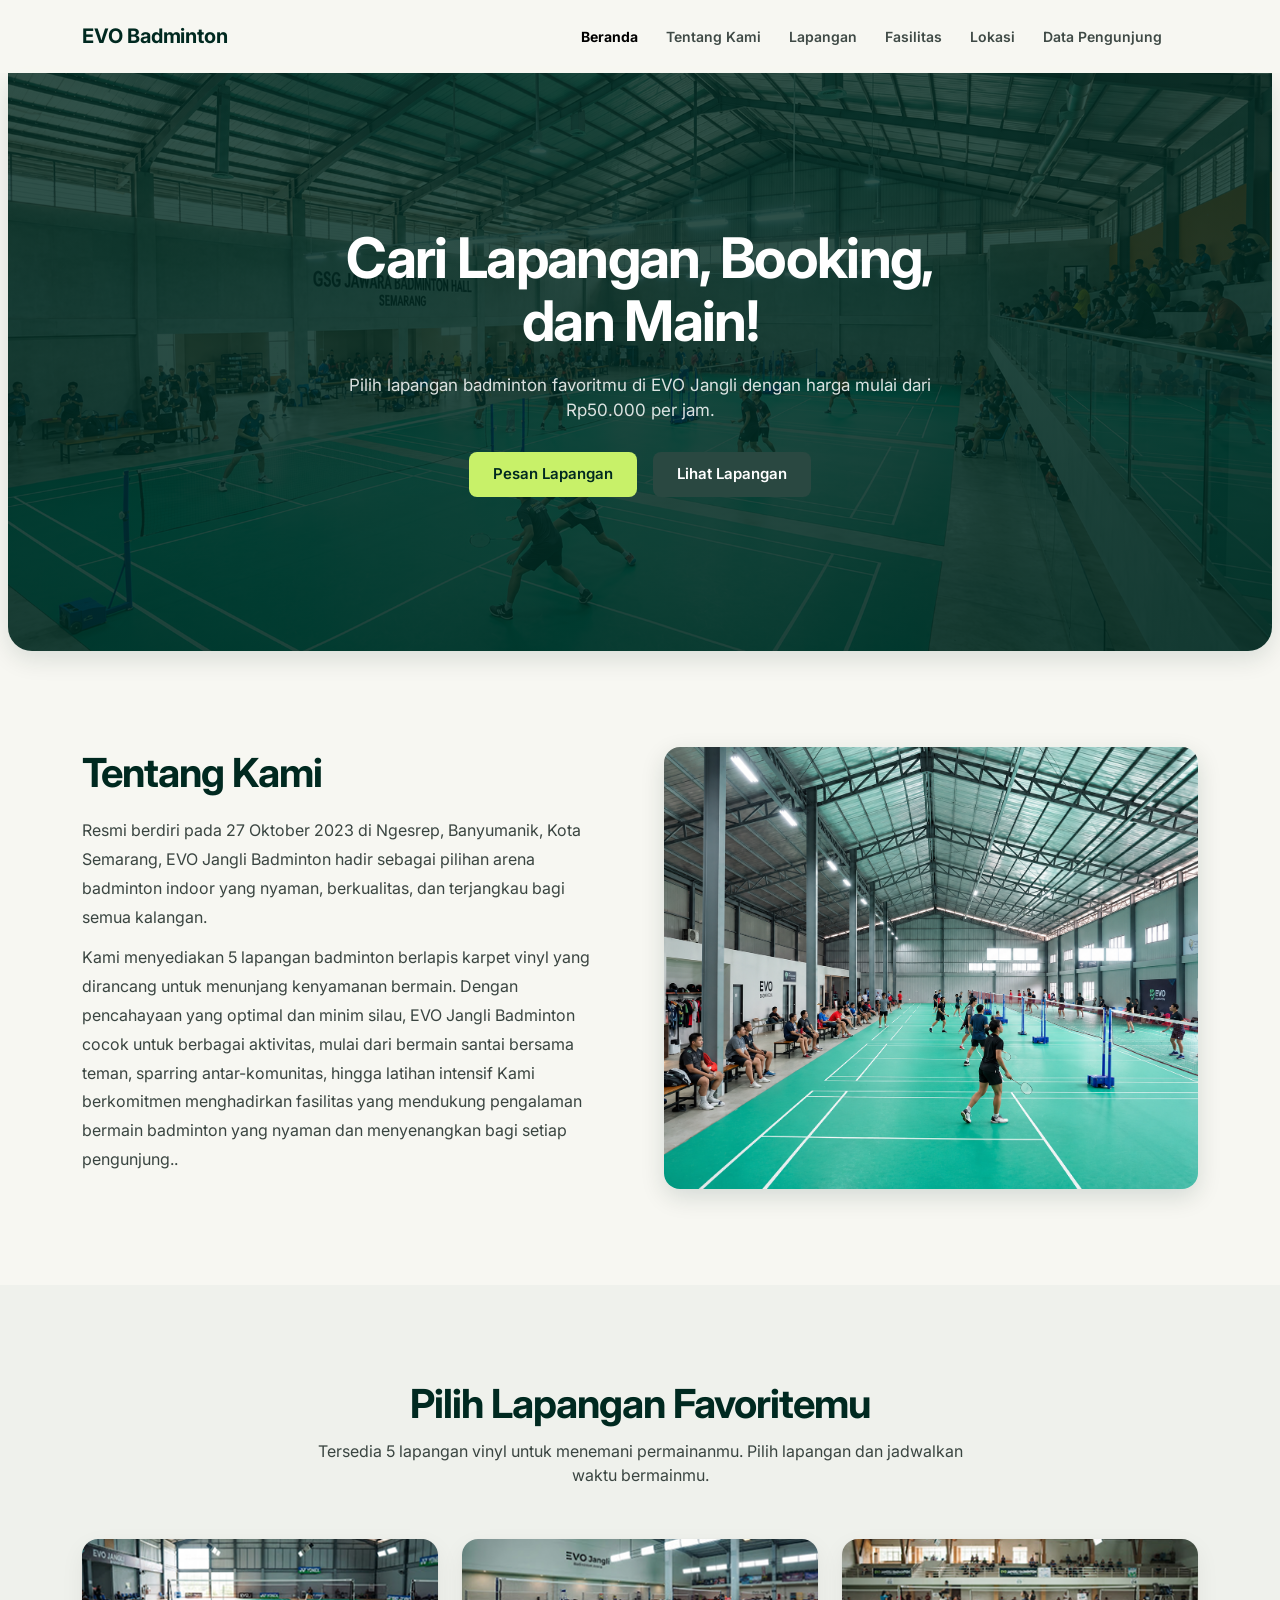
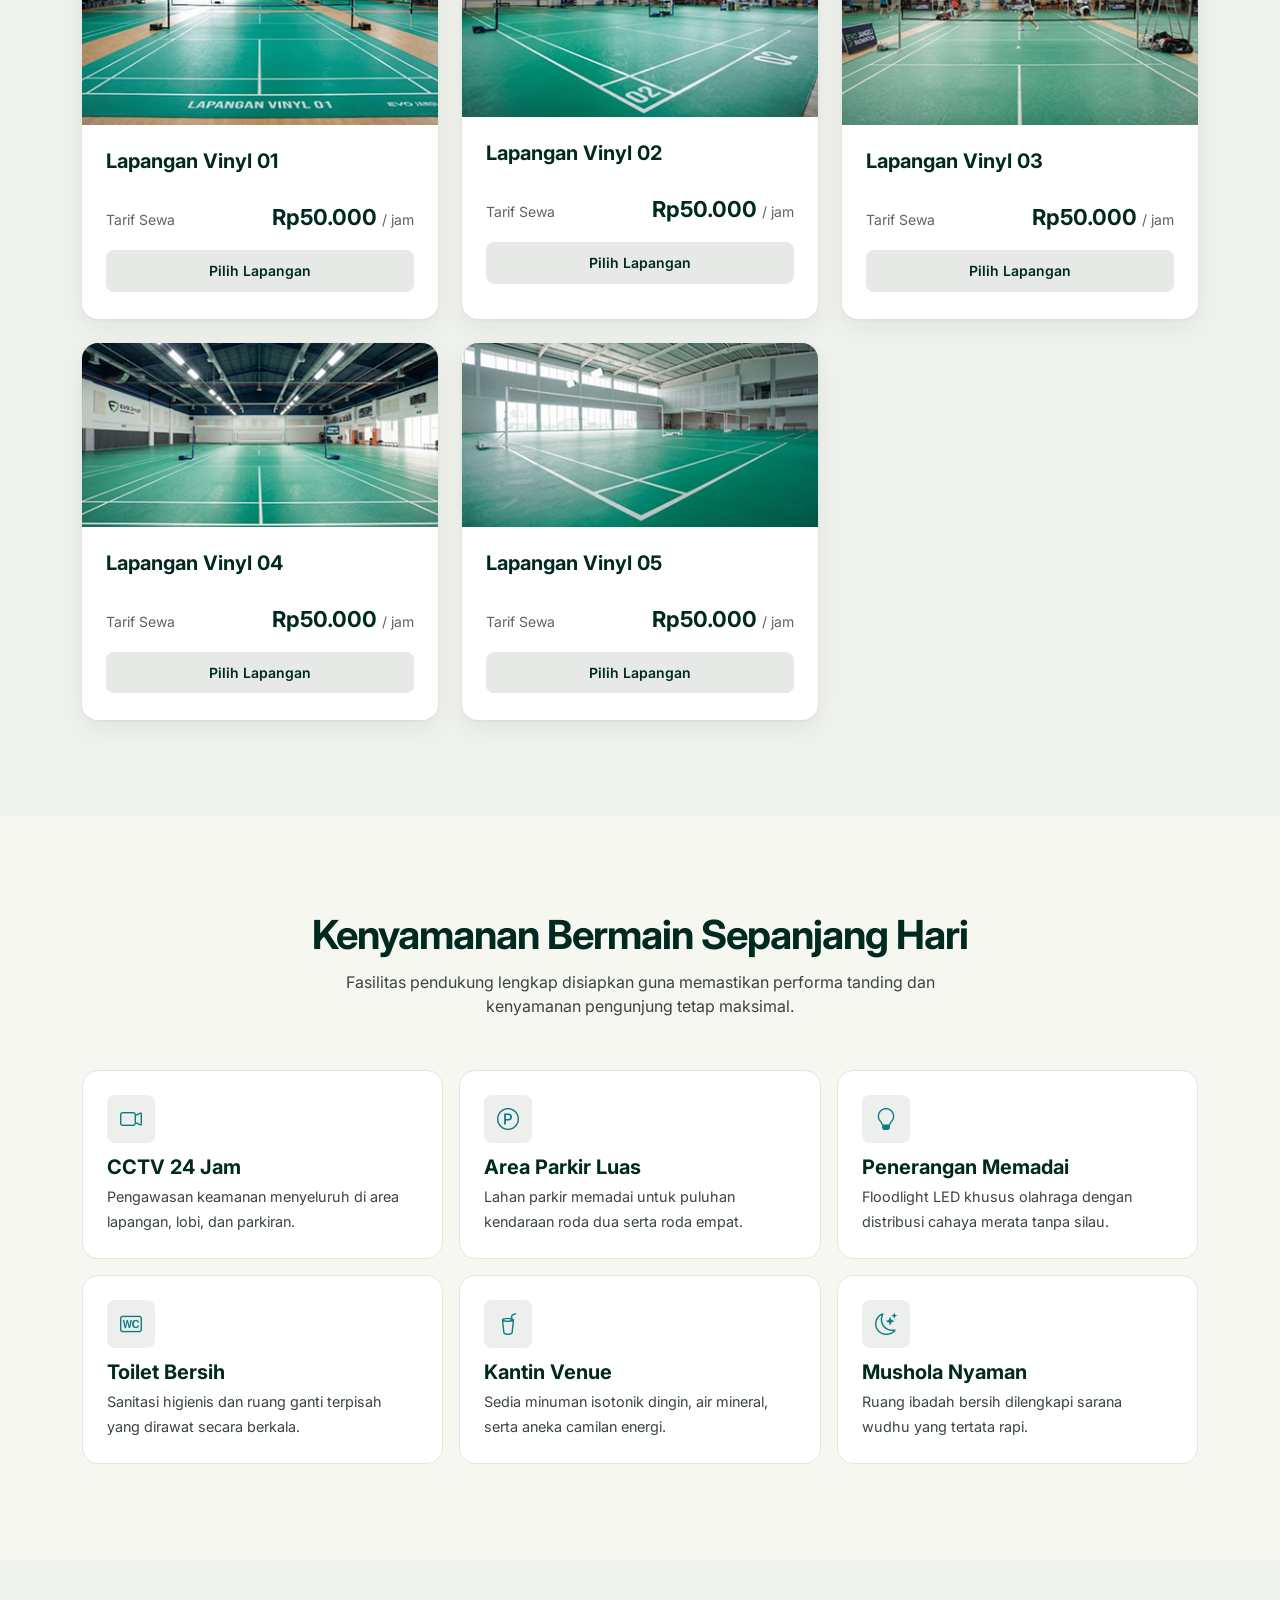
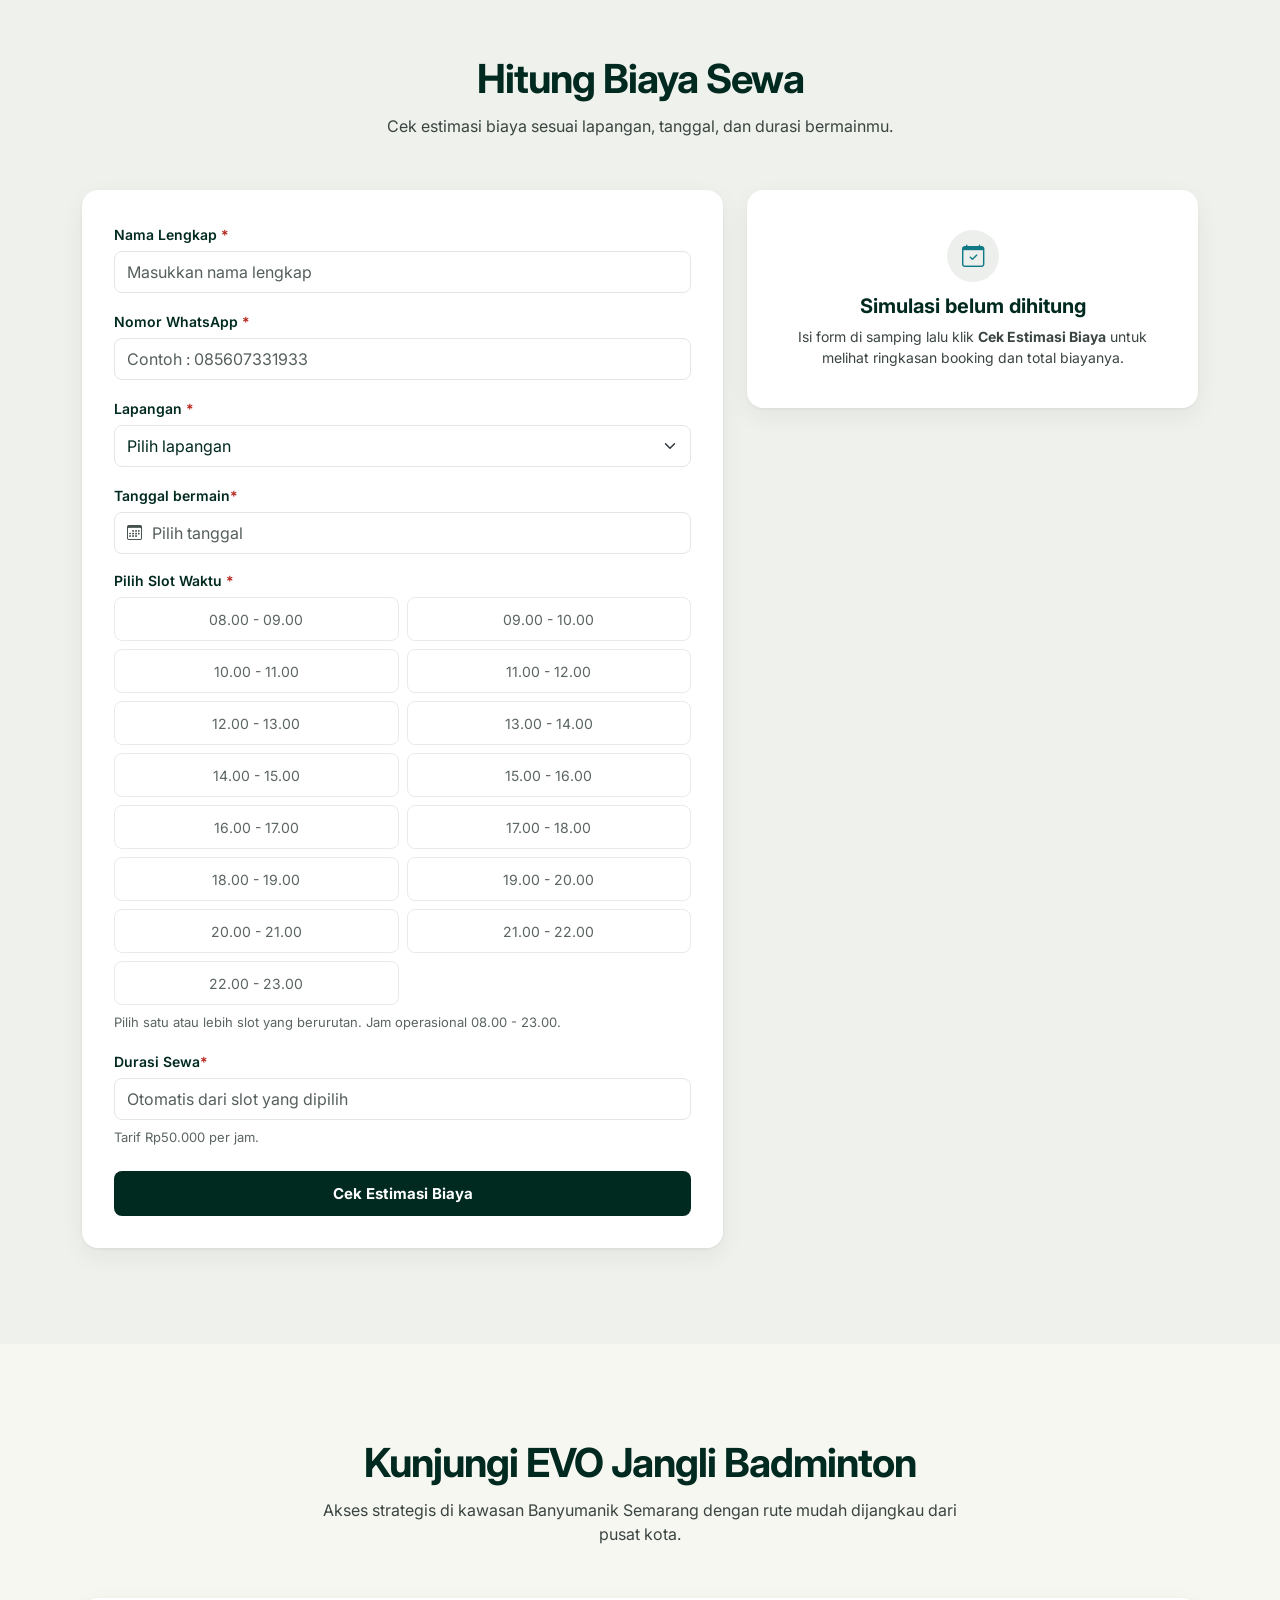
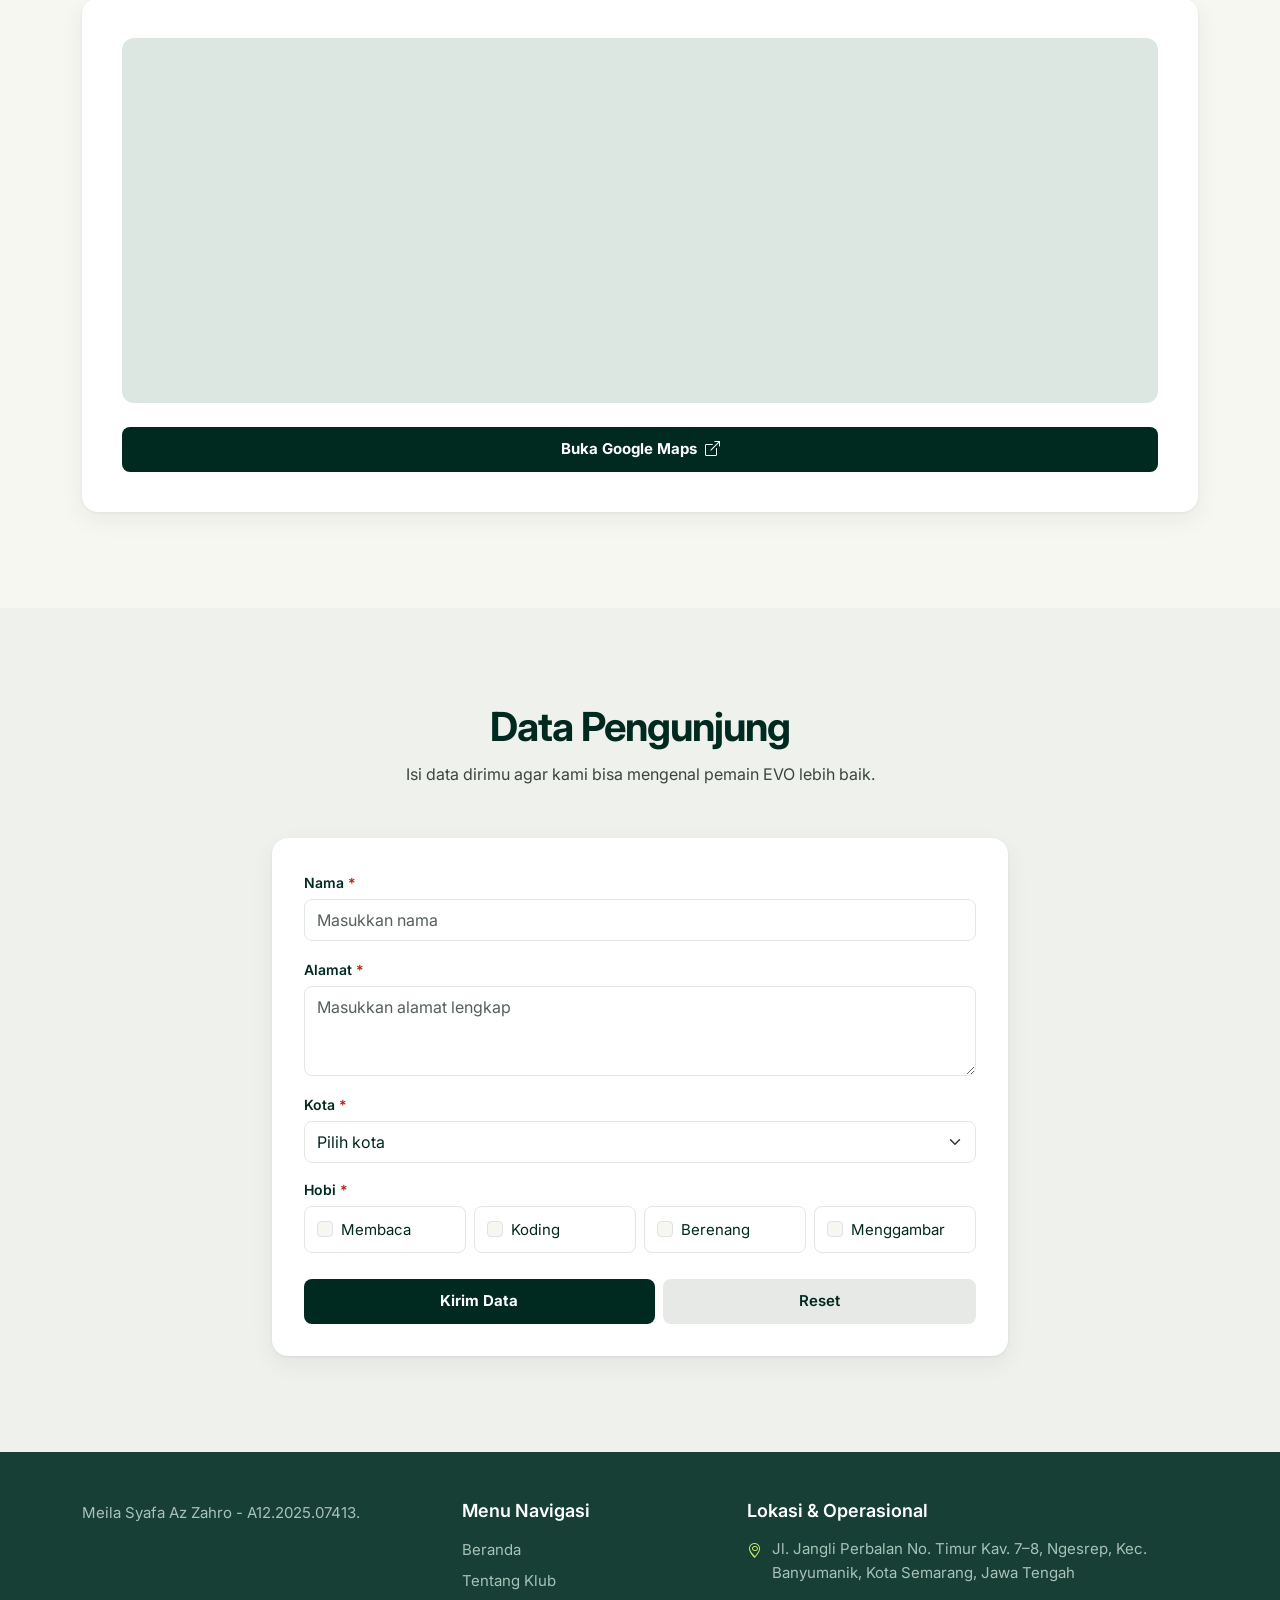
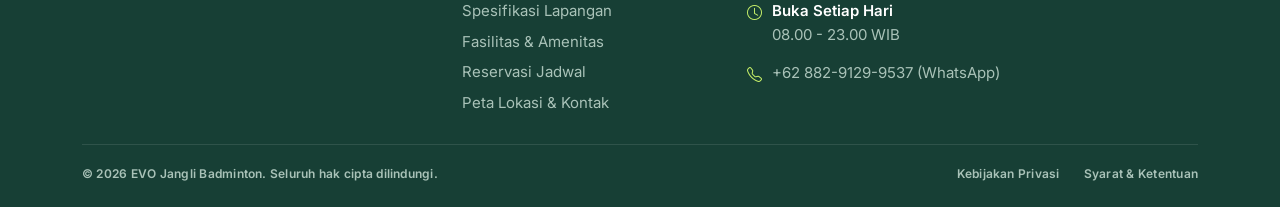
<file: UTS_A12.2025.07413/index.html>
<!DOCTYPE html>
<html lang="id">
<head>
  <meta charset="UTF-8">
  <meta name="viewport" content="width=device-width, initial-scale=1">
  <title>EVO Jangli Badminton</title>
  <meta name="description" content="Sewa lapangan badminton vinyl di EVO Jangli, Ngesrep, Banyumanik, Semarang. Tarif Rp50.000 per jam. Hitung estimasi biaya dan booking lewat WhatsApp.">
  <meta name="theme-color" content="#173F35">

  <!-- Font Inter -->
  <link rel="preconnect" href="https://fonts.googleapis.com">
  <link rel="preconnect" href="https://fonts.gstatic.com" crossorigin>
  <link href="https://fonts.googleapis.com/css2?family=Inter:wght@400;500;600;700;800&display=swap" rel="stylesheet">

  <!-- Bootstrap 5 + Bootstrap Icons -->
  <link href="https://cdn.jsdelivr.net/npm/bootstrap@5.3.3/dist/css/bootstrap.min.css" rel="stylesheet">
  <link href="https://cdn.jsdelivr.net/npm/bootstrap-icons@1.11.3/font/bootstrap-icons.min.css" rel="stylesheet">

  <!-- CSS kustom -->
  <link href="style.css" rel="stylesheet">
</head>
<body>

  <!-- NAVBAR -->
  <header class="evo-header sticky-top">
    <nav class="navbar navbar-expand-lg" aria-label="Navigasi utama">
      <div class="container">
        <a class="navbar-brand evo-brand" href="#beranda">EVO Badminton</a>

        <button class="navbar-toggler" type="button" data-bs-toggle="collapse" data-bs-target="#navMenu"
                aria-controls="navMenu" aria-expanded="false" aria-label="Buka menu navigasi">
          <span class="navbar-toggler-icon"></span>
        </button>

        <div class="collapse navbar-collapse" id="navMenu">
          <ul class="navbar-nav ms-auto me-lg-4 mb-3 mb-lg-0 gap-lg-1">
            <li class="nav-item"><a class="nav-link evo-nav-link active" href="#beranda">Beranda</a></li>
            <li class="nav-item"><a class="nav-link evo-nav-link" href="#tentang">Tentang Kami</a></li>
            <li class="nav-item"><a class="nav-link evo-nav-link" href="#lapangan">Lapangan</a></li>
            <li class="nav-item"><a class="nav-link evo-nav-link" href="#fasilitas">Fasilitas</a></li>
            <li class="nav-item"><a class="nav-link evo-nav-link" href="#lokasi">Lokasi</a></li>
            <li class="nav-item"><a class="nav-link evo-nav-link" href="#data-pengunjung">Data Pengunjung</a></li>
          </ul>
          
        </div>
      </div>
    </nav>
  </header>

  <main>

    <!-- HERO -->
    <section id="beranda" class="evo-hero" aria-labelledby="hero-title">
      <div class="container text-center">
        <h1 id="hero-title" class="evo-hero__title">Cari Lapangan, Booking, dan Main!</h1>
        <p class="evo-hero__lead">Pilih lapangan badminton favoritmu di EVO Jangli dengan harga mulai dari Rp50.000 per jam.</p>
        <div class="d-flex flex-wrap justify-content-center gap-3">
          <a href="#booking" class="btn btn-lime">Pesan Lapangan</a>
          <a href="#lapangan" class="btn btn-ghost">Lihat Lapangan</a>
        </div>
      </div>
    </section>

    <!-- TENTANG KAMI -->
    <section id="tentang" class="evo-section" aria-labelledby="tentang-title">
      <div class="container">
        <div class="row align-items-center g-4 g-lg-5">
          <div class="col-lg-6 order-2 order-lg-1">
            <h2 id="tentang-title" class="evo-heading evo-heading--left">Tentang Kami</h2>
            <p class="evo-text">Resmi berdiri pada 27 Oktober 2023 di Ngesrep, Banyumanik, Kota Semarang, EVO Jangli Badminton hadir sebagai pilihan arena badminton indoor yang nyaman, berkualitas, dan terjangkau bagi semua kalangan.</p>
            <p class="evo-text">Kami menyediakan 5 lapangan badminton berlapis karpet vinyl yang dirancang untuk menunjang kenyamanan bermain. Dengan pencahayaan yang optimal dan minim silau, EVO Jangli Badminton cocok untuk berbagai aktivitas, mulai dari bermain santai bersama teman, sparring antar-komunitas, hingga latihan intensif Kami berkomitmen menghadirkan fasilitas yang mendukung pengalaman bermain badminton yang nyaman dan menyenangkan bagi setiap pengunjung..</p>
          </div>
          <div class="col-lg-6 order-1 order-lg-2">
            <img src="images/tentangkami.png" class="evo-about-img" width="572" height="472"
                 alt="Suasana arena indoor EVO Jangli Badminton dengan lapangan karpet vinyl hijau" loading="lazy">
          </div>
        </div>
      </div>
    </section>

    <!-- PILIH LAPANGAN -->
    <section id="lapangan" class="evo-section evo-section--alt" aria-labelledby="lapangan-title">
      <div class="container">
        <div class="evo-section__head">
          <h2 id="lapangan-title" class="evo-heading">Pilih Lapangan Favoritemu</h2>
          <p class="evo-subtitle">Tersedia 5 lapangan vinyl untuk menemani permainanmu. Pilih lapangan dan jadwalkan waktu bermainmu.</p>
        </div>

        <div class="row row-cols-1 row-cols-md-2 row-cols-lg-3 g-4">
          <div class="col">
            <article class="court-card" data-court="Lapangan Vinyl 01">
              <img src="images/lap1.png" width="371" height="186" alt="Lapangan Vinyl 01" loading="lazy">
              <div class="court-card__body">
                <h3 class="court-card__title">Lapangan Vinyl 01</h3>
                <div class="court-card__price"><span>Tarif Sewa</span><strong>Rp50.000 <small>/ jam</small></strong></div>
                <button type="button" class="btn btn-court" data-court-select="Lapangan Vinyl 01" aria-pressed="false">Pilih Lapangan</button>
              </div>
            </article>
          </div>
          <div class="col">
            <article class="court-card" data-court="Lapangan Vinyl 02">
              <img src="images/lap2.png" width="369" height="178" alt="Lapangan Vinyl 02" loading="lazy">
              <div class="court-card__body">
                <h3 class="court-card__title">Lapangan Vinyl 02</h3>
                <div class="court-card__price"><span>Tarif Sewa</span><strong>Rp50.000 <small>/ jam</small></strong></div>
                <button type="button" class="btn btn-court" data-court-select="Lapangan Vinyl 02" aria-pressed="false">Pilih Lapangan</button>
              </div>
            </article>
          </div>
          <div class="col">
            <article class="court-card" data-court="Lapangan Vinyl 03">
              <img src="images/lap3.png" width="372" height="186" alt="Lapangan Vinyl 03" loading="lazy">
              <div class="court-card__body">
                <h3 class="court-card__title">Lapangan Vinyl 03</h3>
                <div class="court-card__price"><span>Tarif Sewa</span><strong>Rp50.000 <small>/ jam</small></strong></div>
                <button type="button" class="btn btn-court" data-court-select="Lapangan Vinyl 03" aria-pressed="false">Pilih Lapangan</button>
              </div>
            </article>
          </div>
          <div class="col">
            <article class="court-card" data-court="Lapangan Vinyl 04">
              <img src="images/lap4.png" width="371" height="184" alt="Lapangan Vinyl 04" loading="lazy">
              <div class="court-card__body">
                <h3 class="court-card__title">Lapangan Vinyl 04</h3>
                <div class="court-card__price"><span>Tarif Sewa</span><strong>Rp50.000 <small>/ jam</small></strong></div>
                <button type="button" class="btn btn-court" data-court-select="Lapangan Vinyl 04" aria-pressed="false">Pilih Lapangan</button>
              </div>
            </article>
          </div>
          <div class="col">
            <article class="court-card" data-court="Lapangan Vinyl 05">
              <img src="images/lap5.png" width="370" height="184" alt="Lapangan Vinyl 05" loading="lazy">
              <div class="court-card__body">
                <h3 class="court-card__title">Lapangan Vinyl 05</h3>
                <div class="court-card__price"><span>Tarif Sewa</span><strong>Rp50.000 <small>/ jam</small></strong></div>
                <button type="button" class="btn btn-court" data-court-select="Lapangan Vinyl 05" aria-pressed="false">Pilih Lapangan</button>
              </div>
            </article>
          </div>
        </div>
      </div>
    </section>

    <!-- FASILITAS -->
    <section id="fasilitas" class="evo-section" aria-labelledby="fasilitas-title">
      <div class="container">
        <div class="evo-section__head">
          <h2 id="fasilitas-title" class="evo-heading">Kenyamanan Bermain Sepanjang Hari</h2>
          <p class="evo-subtitle">Fasilitas pendukung lengkap disiapkan guna memastikan performa tanding dan kenyamanan pengunjung tetap maksimal.</p>
        </div>

        <div class="row row-cols-1 row-cols-md-2 row-cols-lg-3 g-3">
          <div class="col">
            <div class="facility-card">
              <span class="facility-card__icon"><i class="bi bi-camera-video" aria-hidden="true"></i></span>
              <h3 class="facility-card__title">CCTV 24 Jam</h3>
              <p class="facility-card__text">Pengawasan keamanan menyeluruh di area lapangan, lobi, dan parkiran.</p>
            </div>
          </div>
          <div class="col">
            <div class="facility-card">
              <span class="facility-card__icon"><i class="bi bi-p-circle" aria-hidden="true"></i></span>
              <h3 class="facility-card__title">Area Parkir Luas</h3>
              <p class="facility-card__text">Lahan parkir memadai untuk puluhan kendaraan roda dua serta roda empat.</p>
            </div>
          </div>
          <div class="col">
            <div class="facility-card">
              <span class="facility-card__icon"><i class="bi bi-lightbulb" aria-hidden="true"></i></span>
              <h3 class="facility-card__title">Penerangan Memadai</h3>
              <p class="facility-card__text">Floodlight LED khusus olahraga dengan distribusi cahaya merata tanpa silau.</p>
            </div>
          </div>
          <div class="col">
            <div class="facility-card">
              <span class="facility-card__icon"><i class="bi bi-badge-wc" aria-hidden="true"></i></span>
              <h3 class="facility-card__title">Toilet Bersih</h3>
              <p class="facility-card__text">Sanitasi higienis dan ruang ganti terpisah yang dirawat secara berkala.</p>
            </div>
          </div>
          <div class="col">
            <div class="facility-card">
              <span class="facility-card__icon"><i class="bi bi-cup-straw" aria-hidden="true"></i></span>
              <h3 class="facility-card__title">Kantin Venue</h3>
              <p class="facility-card__text">Sedia minuman isotonik dingin, air mineral, serta aneka camilan energi.</p>
            </div>
          </div>
          <div class="col">
            <div class="facility-card">
              <span class="facility-card__icon"><i class="bi bi-moon-stars" aria-hidden="true"></i></span>
              <h3 class="facility-card__title">Mushola Nyaman</h3>
              <p class="facility-card__text">Ruang ibadah bersih dilengkapi sarana wudhu yang tertata rapi.</p>
            </div>
          </div>
        </div>
      </div>
    </section>

    <!-- HITUNG BIAYA SEWA / BOOKING -->
    <section id="booking" class="evo-section evo-section--alt" aria-labelledby="booking-title">
      <div class="container">
        <div class="evo-section__head">
          <h2 id="booking-title" class="evo-heading">Hitung Biaya Sewa</h2>
          <p class="evo-subtitle">Cek estimasi biaya sesuai lapangan, tanggal, dan durasi bermainmu.</p>
        </div>

        <div class="row g-4">

          <!-- Form -->
          <div class="col-lg-7">
            <form id="bookingForm" class="evo-card booking-form" novalidate>

              <div class="mb-3">
                <label for="nama" class="form-label">Nama Lengkap <span class="req">*</span></label>
                <input type="text" id="nama" name="nama" class="form-control evo-input" placeholder="Masukkan nama lengkap"
                       autocomplete="name" maxlength="60" aria-describedby="err-nama">
                <div id="err-nama" class="field-error" role="alert"></div>
              </div>

              <div class="mb-3">
                <label for="whatsapp" class="form-label">Nomor WhatsApp <span class="req">*</span></label>
                <input type="tel" id="whatsapp" name="whatsapp" class="form-control evo-input" placeholder="Contoh : 085607331933"
                       inputmode="tel" autocomplete="tel" maxlength="20" aria-describedby="err-whatsapp">
                <div id="err-whatsapp" class="field-error" role="alert"></div>
              </div>

              <div class="mb-3">
                <label for="lapanganSelect" class="form-label">Lapangan <span class="req">*</span></label>
                <select id="lapanganSelect" name="lapangan" class="form-select evo-input" aria-describedby="err-lapangan">
                  <option value="" selected>Pilih lapangan</option>
                  <option value="Lapangan Vinyl 01">Lapangan Vinyl 01</option>
                  <option value="Lapangan Vinyl 02">Lapangan Vinyl 02</option>
                  <option value="Lapangan Vinyl 03">Lapangan Vinyl 03</option>
                  <option value="Lapangan Vinyl 04">Lapangan Vinyl 04</option>
                  <option value="Lapangan Vinyl 05">Lapangan Vinyl 05</option>
                </select>
                <div id="err-lapangan" class="field-error" role="alert"></div>
              </div>

              <div class="mb-3">
                <label for="tanggal" class="form-label">Tanggal bermain<span class="req">*</span></label>
                <div class="date-field" id="dateField">
                  <i class="bi bi-calendar3 date-field__icon" aria-hidden="true"></i>
                  <span class="date-field__text is-placeholder" id="tanggalText" aria-hidden="true">Pilih tanggal</span>
                  <input type="date" id="tanggal" name="tanggal" class="date-field__native" aria-describedby="err-tanggal">
                </div>
                <div id="err-tanggal" class="field-error" role="alert"></div>
              </div>

              <div class="mb-3">
                <span class="form-label d-block" id="slotLabel">Pilih Slot Waktu <span class="req">*</span></span>
                <div id="slotGrid" class="slot-grid" role="group" aria-labelledby="slotLabel"></div>
                <div id="err-slot" class="field-error" role="alert"></div>
                <p class="form-hint mb-0">Pilih satu atau lebih slot yang berurutan. Jam operasional 08.00 - 23.00.</p>
              </div>

              <div class="mb-4">
                <label for="durasi" class="form-label">Durasi Sewa<span class="req">*</span></label>
                <input type="text" id="durasi" class="form-control evo-input" value="" placeholder="Otomatis dari slot yang dipilih" readonly>
                <p class="form-hint mb-0" id="liveCost" aria-live="polite">Tarif Rp50.000 per jam.</p>
              </div>

              <button type="submit" class="btn btn-dark-green w-100">Cek Estimasi Biaya</button>
            </form>
          </div>

          <!-- Hasil simulasi -->
          <div class="col-lg-5">
            <aside class="evo-card result-card" aria-live="polite" aria-label="Hasil simulasi booking">

              <!-- Kondisi awal -->
              <div id="resultEmpty" class="result-empty">
                <span class="result-empty__icon"><i class="bi bi-calendar-check" aria-hidden="true"></i></span>
                <h3 class="result-title">Simulasi belum dihitung</h3>
                <p class="result-sub mb-0">Isi form di samping lalu klik <strong>Cek Estimasi Biaya</strong> untuk melihat ringkasan booking dan total biayanya.</p>
              </div>

              <!-- Setelah dihitung -->
              <div id="resultFilled" class="d-none">
                <div class="d-flex align-items-start gap-3 mb-3">
                  <span class="result-check"><i class="bi bi-check-circle" aria-hidden="true"></i></span>
                  <div>
                    <h3 class="result-title mb-1">Simulasi Berhasil Dihitung!</h3>
                    <p class="result-sub mb-0">Berikut rincian simulasi sewa lapangan Anda:</p>
                  </div>
                </div>

                <dl class="result-list">
                  <div class="result-row"><dt>Nama</dt><dd id="resNama"></dd></div>
                  <div class="result-row"><dt>WhatsApp</dt><dd id="resWa"></dd></div>
                  <div class="result-row"><dt>Lapangan</dt><dd id="resLapangan"></dd></div>
                  <div class="result-row"><dt>Tanggal</dt><dd id="resTanggal"></dd></div>
                  <div class="result-row"><dt>Jadwal</dt><dd id="resJadwal"></dd></div>
                  <div class="result-row"><dt>Durasi</dt><dd id="resDurasi"></dd></div>
                  <div class="result-row result-row--total"><dt>Total Biaya:</dt><dd id="resTotal"></dd></div>
                </dl>


                <a id="btnWhatsApp" class="btn btn-lime w-100 mb-2" href="#" target="_blank" rel="noopener noreferrer">
                  <i class="bi bi-whatsapp me-1" aria-hidden="true"></i> Lanjut Booking via WhatsApp
                </a>
                <button type="button" id="btnReset" class="btn btn-grey w-100">Booking Lagi (Reset)</button>
              </div>

            </aside>
          </div>
        </div>
      </div>
    </section>

    <!-- LOKASI -->
    <section id="lokasi" class="evo-section" aria-labelledby="lokasi-title">
      <div class="container">
        <div class="evo-section__head">
          <h2 id="lokasi-title" class="evo-heading">Kunjungi EVO Jangli Badminton</h2>
          <p class="evo-subtitle">Akses strategis di kawasan Banyumanik Semarang dengan rute mudah dijangkau dari pusat kota.</p>
        </div>

        <div class="evo-card map-card">
          <div class="map-frame">
            <iframe title="Peta lokasi EVO Jangli Badminton di Banyumanik, Semarang"
                    src="https://www.google.com/maps?q=EVO+Jangli+Badminton+Semarang&amp;output=embed"
                    loading="lazy" referrerpolicy="no-referrer-when-downgrade" allowfullscreen></iframe>
          </div>
          <a id="btnMaps" class="btn btn-dark-green w-100 mt-4"
             href="https://www.google.com/maps/search/?api=1&amp;query=EVO+Jangli+Badminton+Semarang"
             target="_blank" rel="noopener noreferrer">
            Buka Google Maps <i class="bi bi-box-arrow-up-right ms-1" aria-hidden="true"></i>
          </a>
        </div>
      </div>
    </section>


        <!-- DATA PENGUNJUNG (form tambahan UTS) -->
    <section id="data-pengunjung" class="evo-section evo-section--alt" aria-labelledby="pengunjung-title">
      <div class="container">
        <div class="evo-section__head">
          <h2 id="pengunjung-title" class="evo-heading">Data Pengunjung</h2>
          <p class="evo-subtitle">Isi data dirimu agar kami bisa mengenal pemain EVO lebih baik.</p>
        </div>

        <div class="row justify-content-center">
          <div class="col-lg-8">
            <form id="visitorForm" class="evo-card booking-form" novalidate>

              <!-- Nama: input text -->
              <div class="mb-3">
                <label for="visitorNama" class="form-label">Nama <span class="req">*</span></label>
                <input type="text" id="visitorNama" name="nama" class="form-control evo-input"
                       placeholder="Masukkan nama" maxlength="60" autocomplete="name" aria-describedby="err-visitorNama">
                <div id="err-visitorNama" class="field-error" role="alert"></div>
              </div>

              <!-- Alamat: textarea -->
              <div class="mb-3">
                <label for="visitorAlamat" class="form-label">Alamat <span class="req">*</span></label>
                <textarea id="visitorAlamat" name="alamat" class="form-control evo-input" rows="3"
                          placeholder="Masukkan alamat lengkap" aria-describedby="err-visitorAlamat"></textarea>
                <div id="err-visitorAlamat" class="field-error" role="alert"></div>
              </div>

              <!-- Kota: select -->
              <div class="mb-3">
                <label for="visitorKota" class="form-label">Kota <span class="req">*</span></label>
                <select id="visitorKota" name="kota" class="form-select evo-input" aria-describedby="err-visitorKota">
                  <option value="" selected>Pilih kota</option>
                  <option value="Semarang">Semarang</option>
                  <option value="Kudus">Kudus</option>
                  <option value="Demak">Demak</option>
                  <option value="Pekalongan">Pekalongan</option>
                  <option value="Tegal">Tegal</option>
                  <option value="Surabaya">Surabaya</option>
                  <option value="Jakarta">Jakarta</option>
                </select>
                <div id="err-visitorKota" class="field-error" role="alert"></div>
              </div>

              <!-- Hobi: checkbox -->
              <fieldset class="mb-4" aria-describedby="err-visitorHobi">
                <legend class="form-label">Hobi <span class="req">*</span></legend>
                <div class="row row-cols-2 row-cols-md-4 g-2">
                  <div class="col">
                    <div class="form-check hobi-item">
                      <input class="form-check-input" type="checkbox" name="hobi" value="Membaca" id="hobiMembaca">
                      <label class="form-check-label" for="hobiMembaca">Membaca</label>
                    </div>
                  </div>
                  <div class="col">
                    <div class="form-check hobi-item">
                      <input class="form-check-input" type="checkbox" name="hobi" value="Koding" id="hobiKoding">
                      <label class="form-check-label" for="hobiKoding">Koding</label>
                    </div>
                  </div>
                  <div class="col">
                    <div class="form-check hobi-item">
                      <input class="form-check-input" type="checkbox" name="hobi" value="Berenang" id="hobiBerenang">
                      <label class="form-check-label" for="hobiBerenang">Berenang</label>
                    </div>
                  </div>
                  <div class="col">
                    <div class="form-check hobi-item">
                      <input class="form-check-input" type="checkbox" name="hobi" value="Menggambar" id="hobiMenggambar">
                      <label class="form-check-label" for="hobiMenggambar">Menggambar</label>
                    </div>
                  </div>
                </div>
                <div id="err-visitorHobi" class="field-error" role="alert"></div>
              </fieldset>

              <div class="d-flex flex-column flex-sm-row gap-2">
                <button type="submit" class="btn btn-dark-green flex-fill">Kirim Data</button>
                <button type="reset" class="btn btn-grey flex-fill" id="visitorReset">Reset</button>
              </div>

              <!-- Ringkasan setelah submit -->
              <div id="visitorResult" class="alert alert-success mt-4 mb-0 d-none" role="status"></div>
            </form>
          </div>
        </div>
      </div>
    </section>

  </main>
  

  <!-- FOOTER -->
  <footer class="evo-footer">
    <div class="container">
      <div class="row g-4 pb-4">
        <div class="col-lg-4">
          <p class="footer-text mb-0">Meila Syafa Az Zahro - A12.2025.07413.</p>
        </div>

        <div class="col-md-6 col-lg-3">
          <h2 class="footer-title">Menu Navigasi</h2>
          <ul class="footer-links list-unstyled mb-0">
            <li><a href="#beranda">Beranda</a></li>
            <li><a href="#tentang">Tentang Klub</a></li>
            <li><a href="#lapangan">Spesifikasi Lapangan</a></li>
            <li><a href="#fasilitas">Fasilitas &amp; Amenitas</a></li>
            <li><a href="#booking">Reservasi Jadwal</a></li>
            <li><a href="#lokasi">Peta Lokasi &amp; Kontak</a></li>
          </ul>
        </div>

        <div class="col-md-6 col-lg-5">
          <h2 class="footer-title">Lokasi &amp; Operasional</h2>
          <ul class="footer-info list-unstyled mb-0">
            <li>
              <i class="bi bi-geo-alt" aria-hidden="true"></i>
              <span>Jl. Jangli Perbalan No. Timur Kav. 7–8, Ngesrep, Kec. Banyumanik, Kota Semarang, Jawa Tengah</span>
            </li>
            <li>
              <i class="bi bi-clock" aria-hidden="true"></i>
              <span><strong>Buka Setiap Hari</strong><br>08.00 - 23.00 WIB</span>
            </li>
            <li>
              <i class="bi bi-telephone" aria-hidden="true"></i>
              <a href="https://wa.me/6288291299537" target="_blank" rel="noopener noreferrer">+62 882-9129-9537 (WhatsApp)</a>
            </li>
          </ul>
        </div>
      </div>

      <div class="footer-bottom">
        <small>&copy; <span id="tahun">2026</span> EVO Jangli Badminton. Seluruh hak cipta dilindungi.</small>
        <div class="d-flex gap-4">
          <button type="button" class="footer-legal" data-legal="privasi">Kebijakan Privasi</button>
          <button type="button" class="footer-legal" data-legal="syarat">Syarat &amp; Ketentuan</button>
        </div>
      </div>
    </div>
  </footer>

  <!-- Modal Kebijakan Privasi / Syarat & Ketentuan -->
  <div class="modal fade" id="legalModal" tabindex="-1" aria-labelledby="legalModalTitle" aria-hidden="true">
    <div class="modal-dialog modal-dialog-centered modal-dialog-scrollable">
      <div class="modal-content">
        <div class="modal-header">
          <h2 class="modal-title fs-5" id="legalModalTitle"></h2>
          <button type="button" class="btn-close" data-bs-dismiss="modal" aria-label="Tutup"></button>
        </div>
        <div class="modal-body" id="legalModalBody"></div>
        <div class="modal-footer">
          <button type="button" class="btn btn-dark-green" data-bs-dismiss="modal">Mengerti</button>
        </div>
      </div>
    </div>
  </div>


  <script src="https://cdn.jsdelivr.net/npm/bootstrap@5.3.3/dist/js/bootstrap.bundle.min.js"></script>
  <script src="script.js"></script>
</body>
</html>
</file>
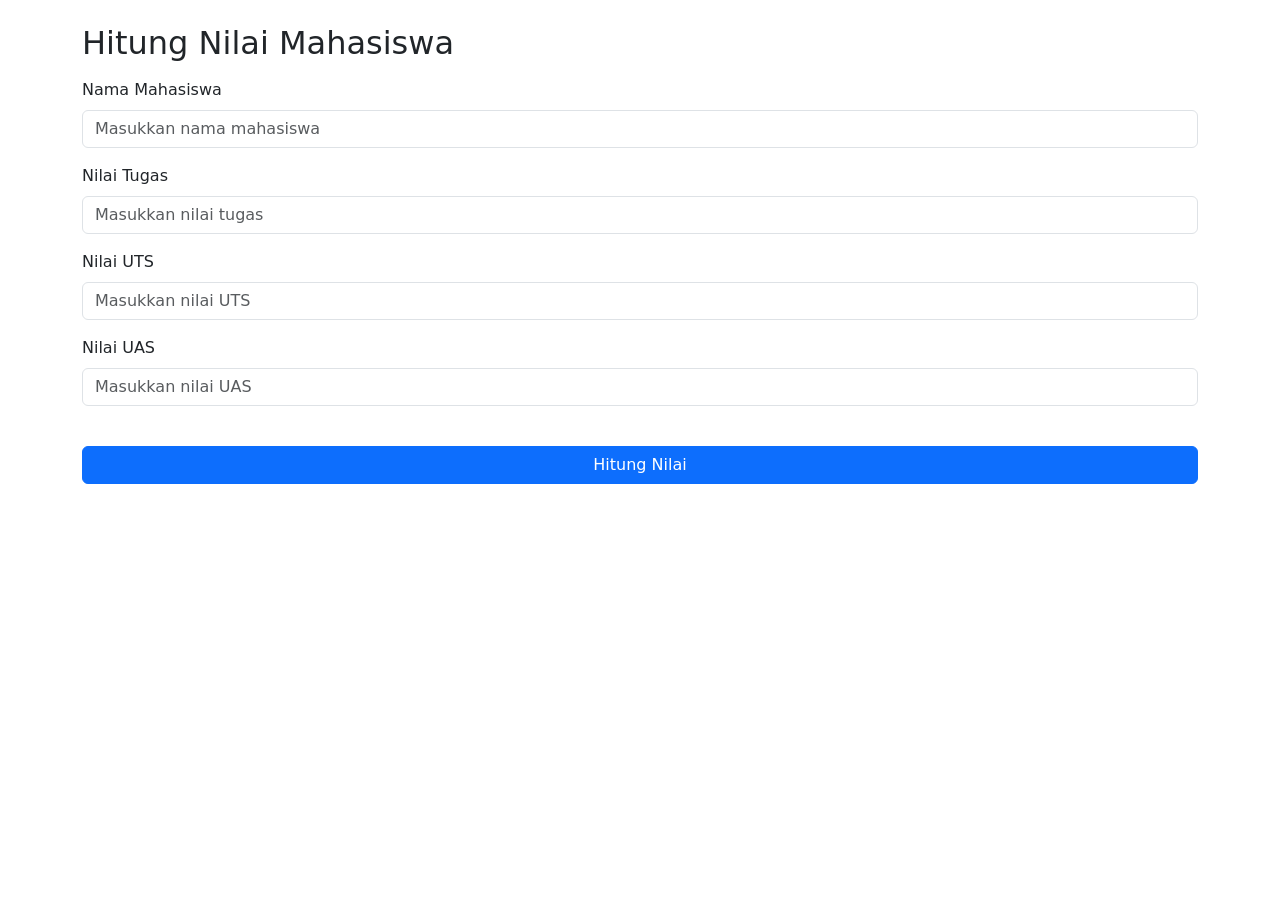
<file: Minggu6/hitung1.html>
<!DOCTYPE html>
<html lang="en">
<head>
    <meta charset="UTF-8">
    <meta name="viewport" content="width=device-width, initial-scale=1.0">
    <title>Menghitung Nilai</title>
    <link href="https://cdn.jsdelivr.net/npm/bootstrap@5.3.3/dist/css/bootstrap.min.css" rel="stylesheet">
</head>
<body>
    <div class="container">
        <h2 class="mt-4 mb-3">Hitung Nilai Mahasiswa</h2>

        <div class="mb-3">
            <label for="nama" class="form-label">Nama Mahasiswa</label>
            <input class="form-control" type="text" id="nama" placeholder="Masukkan nama mahasiswa">
        </div>

        <div class="mb-3">
            <label for="tugas" class="form-label">Nilai Tugas</label>
            <input class="form-control" type="number" id="tugas" placeholder="Masukkan nilai tugas">
        </div>

        <div class="mb-3">
            <label for="uts" class="form-label">Nilai UTS</label>
            <input class="form-control" type="number" id="uts" placeholder="Masukkan nilai UTS">
        </div>

        <div class="mb-3">
            <label for="uas" class="form-label">Nilai UAS</label>
            <input class="form-control" type="number" id="uas" placeholder="Masukkan nilai UAS">
        </div>

        <button type="button" class="btn btn-primary w-100 mt-4" onclick="hitungNilai()">Hitung Nilai</button>

        <div id="hasil"></div>
    </div>

    <script src="https://cdn.jsdelivr.net/npm/bootstrap@5.3.3/dist/js/bootstrap.bundle.min.js"></script>

    <script>
        function hitungNilai() {
            const xnama  = document.getElementById("nama").value.trim();
            const ytugas = parseFloat(document.getElementById("tugas").value);
            const yuts   = parseFloat(document.getElementById("uts").value);
            const yuas   = parseFloat(document.getElementById("uas").value);

            if (xnama === "" || isNaN(ytugas) || isNaN(yuts) || isNaN(yuas)) {
                alert("Semua kolom harus diisi!");
                return;
            }

            if (
                ytugas < 0 || ytugas > 100 ||
                yuts < 0 || yuts > 100 ||
                yuas < 0 || yuas > 100
            ) {
                alert("Nilai harus antara 0 sampai 100!");
                return;
            }

            const nilaiAkhir = (ytugas * 0.30) + (yuts * 0.30) + (yuas * 0.40);

            let nilaiHuruf;

            if (nilaiAkhir >= 85) {
                nilaiHuruf = "A";
            } else if (nilaiAkhir >= 75) {
                nilaiHuruf = "B";
            } else if (nilaiAkhir >= 65) {
                nilaiHuruf = "C";
            } else if (nilaiAkhir >= 50) {
                nilaiHuruf = "D";
            } else {
                nilaiHuruf = "E";
            }

            let status;

            if (nilaiAkhir >= 60) {
                status = "Lulus";
            } else {
                status = "Tidak Lulus";
            }

            const warna = (status === "Lulus") ? "alert-success" : "alert-danger";

            const hasil = document.getElementById("hasil");

            hasil.innerHTML = `
            <div class="card mt-4">
                <div class="card-body">
                    <h3 class="h5 mb-3">Hasil Perhitungan</h3>
                    Nama : ${xnama}<br>
                    Nilai Tugas : ${ytugas}<br>
                    Nilai UTS : ${yuts}<br>
                    Nilai UAS : ${yuas}<br>
                    <hr>
                    Nilai Akhir : <b>${nilaiAkhir.toFixed(2)}</b><br>
                    Nilai Huruf : <b>${nilaiHuruf}</b><br>
                    Status : <b>${status}</b>
                </div>
            </div>
            `;
        }
    </script>
</body>
</html>
</file>
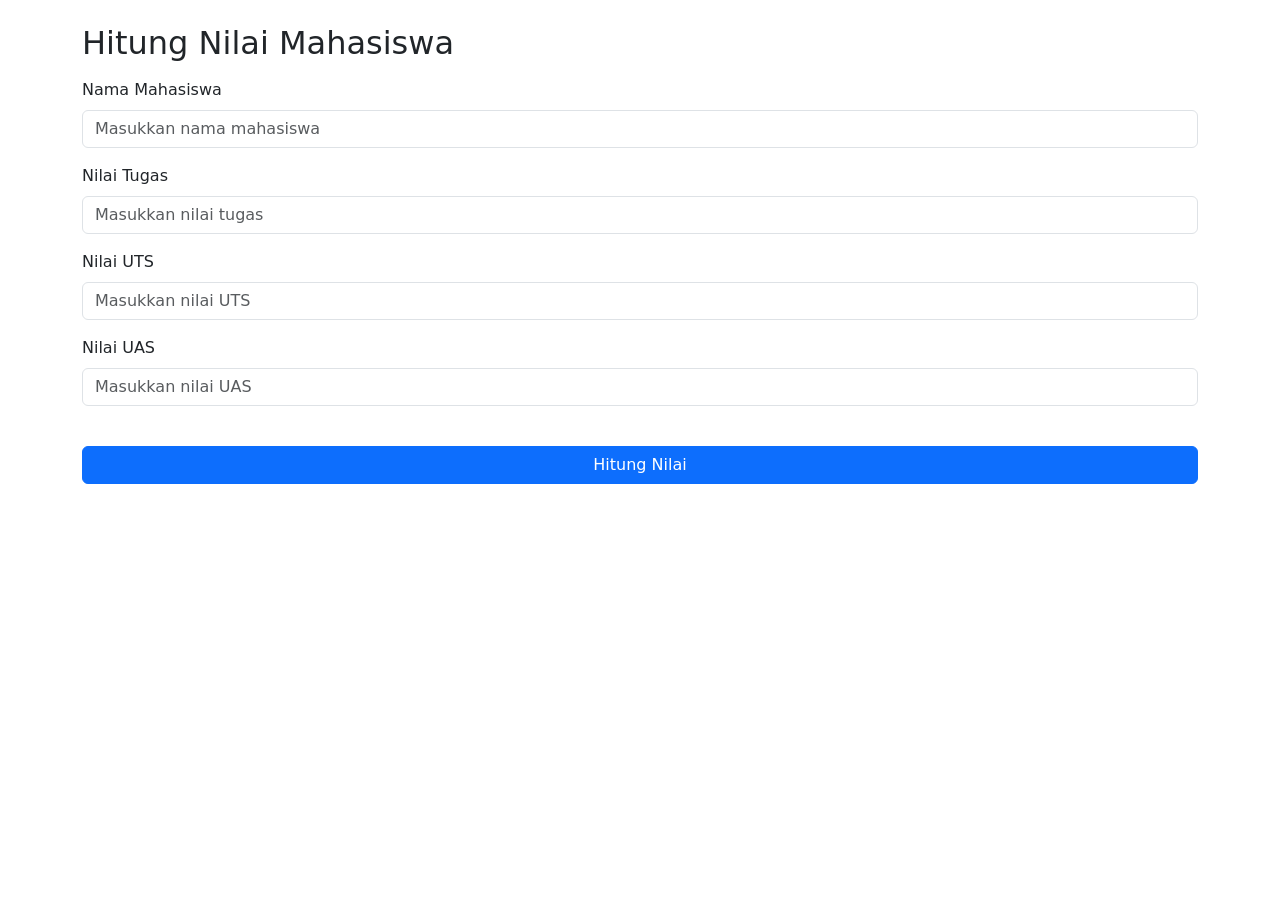
<file: Minggu6/hitung2.html>
<!DOCTYPE html>
<html lang="en">
<head>
    <meta charset="UTF-8">
    <meta name="viewport" content="width=device-width, initial-scale=1.0">
    <title>Menghitung Nilai</title>
    <link href="https://cdn.jsdelivr.net/npm/bootstrap@5.3.3/dist/css/bootstrap.min.css" rel="stylesheet">
</head>
<body>
    <div class="container">
        <h2 class="mt-4 mb-3">Hitung Nilai Mahasiswa</h2>

        <div class="mb-3">
            <label for="nama" class="form-label">Nama Mahasiswa</label>
            <input class="form-control" type="text" id="nama" placeholder="Masukkan nama mahasiswa">
        </div>

        <div class="mb-3">
            <label for="tugas" class="form-label">Nilai Tugas</label>
            <input class="form-control" type="number" id="tugas" placeholder="Masukkan nilai tugas">
        </div>

        <div class="mb-3">
            <label for="uts" class="form-label">Nilai UTS</label>
            <input class="form-control" type="number" id="uts" placeholder="Masukkan nilai UTS">
        </div>

        <div class="mb-3">
            <label for="uas" class="form-label">Nilai UAS</label>
            <input class="form-control" type="number" id="uas" placeholder="Masukkan nilai UAS">
        </div>

        <button type="button" class="btn btn-primary w-100 mt-4" onclick="hitungNilai()">Hitung Nilai</button>

        <div id="hasil"></div>
    </div>

    <script src="https://cdn.jsdelivr.net/npm/bootstrap@5.3.3/dist/js/bootstrap.bundle.min.js"></script>

    <script src="js/hitung_nilai.js"></script>
</body>
</html>
</file>
<file: UTS_A12.2025.07413/style.css>
:root {
  --evo-green: #173F35;       
  --evo-ink: #002920;         
  --evo-lime: #C8F169;       
  --evo-lime-hover: #B9E552;
  --evo-bg: #F7F7F2;          
  --evo-bg-alt: #EFF1EC;      
  --evo-surface: #FFFFFF;
  --evo-text: #3A4541;
  --evo-muted: #5A6561;
  --evo-line: #E3E7E1;
  --evo-teal: #0E7A86;        
  --evo-total: #4B6B0B;
  --evo-danger: #D92D20;

  --evo-radius: 16px;
  --evo-radius-sm: 8px;
  --evo-shadow: 0 1px 3px rgba(0, 41, 32, .06), 0 8px 24px rgba(0, 41, 32, .06);

  --bs-body-font-family: 'Inter', system-ui, -apple-system, 'Segoe UI', Roboto, sans-serif;
  --bs-body-bg: var(--evo-bg);
  --bs-body-color: var(--evo-text);
}

/* ---------- Base ---------- */
html { scroll-behavior: smooth; }

body {
  font-family: var(--bs-body-font-family);
  background: var(--evo-bg);
  color: var(--evo-text);
  -webkit-font-smoothing: antialiased;
}

section[id] { scroll-margin-top: 84px; }

a:focus-visible,
button:focus-visible,
.btn:focus-visible {
  outline: 3px solid #155A45;
  outline-offset: 2px;
  box-shadow: none;
}

/* ---------- Tombol ---------- */
.btn {
  --bs-btn-border-radius: var(--evo-radius-sm);
  font-weight: 600;
  font-size: .9375rem;
  padding: .7rem 1.5rem;
  border: 0;
  transition: background-color .15s ease, color .15s ease, transform .15s ease;
}

.btn-lime { background: var(--evo-lime); color: var(--evo-ink); }
.btn-lime:hover, .btn-lime:focus { background: var(--evo-lime-hover); color: var(--evo-ink); }

.btn-ghost { background: #2A4841; color: #fff; }
.btn-ghost:hover, .btn-ghost:focus { background: #36574F; color: #fff; }

.btn-dark-green { background: var(--evo-ink); color: #fff; font-weight: 700; }
.btn-dark-green:hover, .btn-dark-green:focus { background: #0B3C30; color: #fff; }

.btn-grey { background: #E6E9E5; color: var(--evo-ink); }
.btn-grey:hover, .btn-grey:focus { background: #D9DED8; color: var(--evo-ink); }

/* ---------- Header / Navbar ---------- */
.evo-header {
  background: rgba(247, 247, 242, .94);
  backdrop-filter: blur(8px);
  -webkit-backdrop-filter: blur(8px);
  border-bottom: 1px solid transparent;
  transition: border-color .2s ease, box-shadow .2s ease;
  z-index: 1030;
}
.evo-header.is-scrolled {
  border-bottom-color: rgba(0, 41, 32, .08);
  box-shadow: 0 4px 16px rgba(0, 41, 32, .05);
}

.evo-header .navbar { padding-block: 1rem; }

.evo-brand {
  font-size: 1.25rem;
  font-weight: 700;
  letter-spacing: -.01em;
  color: var(--evo-ink);
}
.evo-brand:hover { color: var(--evo-ink); }

.evo-nav-link {
  font-size: .875rem;
  font-weight: 600;
  color: #3F4A46;
  padding: .5rem .75rem !important;
}
.evo-nav-link:hover { color: var(--evo-ink); }
.evo-nav-link.active { color: var(--evo-ink); font-weight: 700; }

.navbar-toggler { border-color: rgba(0, 41, 32, .25); }
.navbar-toggler:focus { box-shadow: 0 0 0 3px rgba(21, 90, 69, .25); }

/* ---------- Hero ---------- */
.evo-hero {
  margin: 0 8px;
  min-height: 578px;
  display: flex;
  align-items: center;
  padding: 96px 0;
  color: #fff;
  background-color: var(--evo-green);
  background-image:
    linear-gradient(180deg, rgba(0, 41, 32, .80) 0%, rgba(0, 41, 32, .88) 100%),
    url('images/background.png');
  background-size: cover;
  background-position: center;
  border-radius: 0 0 24px 24px;
  box-shadow: 0 8px 24px rgba(0, 41, 32, .12);
}

.evo-hero__title {
  font-size: clamp(2.25rem, 5vw, 3.5rem);
  font-weight: 700;
  line-height: 1.12;
  letter-spacing: -.03em;
  max-width: 12em;
  margin: 0 auto 1.25rem;   
}

.evo-hero__lead {
  font-size: 1.0625rem;
  color: rgba(255, 255, 255, .85);
  max-width: 40rem;
  margin: 0 auto 1.75rem;   
}

/* ---------- Section umum ---------- */
.evo-section { padding: 96px 0; }
.evo-section--alt { background: var(--evo-bg-alt); }

.evo-section__head {
  text-align: center;
  margin-bottom: 3.25rem;
}

.evo-heading {
  font-size: clamp(1.75rem, 3.4vw, 2.5rem);
  font-weight: 700;
  line-height: 1.15;
  letter-spacing: -.025em;
  color: var(--evo-ink);
  margin: 0 0 .75rem;
}
.evo-section__head .evo-heading { max-width: 660px; margin-inline: auto; }
.evo-heading--left { margin-bottom: 1.25rem; }

.evo-subtitle {
  font-size: 1rem;
  color: var(--evo-text);
  max-width: 660px;
  margin: 0 auto;
}

.evo-text {
  font-size: 1rem;
  line-height: 1.8;
  color: var(--evo-text);
  margin-bottom: .75rem;
}
.evo-text strong { color: #2B3532; }

.evo-card {
  background: var(--evo-surface);
  border-radius: var(--evo-radius);
  box-shadow: var(--evo-shadow);
  padding: 2rem;
}

/* ---------- Tentang ---------- */
.evo-about-img {
  display: block;
  width: 100%;
  height: auto;
  aspect-ratio: 580 / 480;
  object-fit: cover;
  border-radius: var(--evo-radius);
  box-shadow: 0 8px 24px rgba(0, 41, 32, .14);
}

/* ---------- Kartu lapangan ---------- */
.court-card {
  height: 100%;
  background: var(--evo-surface);
  border-radius: var(--evo-radius);
  border-bottom: 3px solid transparent;
  overflow: hidden;
  box-shadow: var(--evo-shadow);
  transition: box-shadow .2s ease, border-color .2s ease;
}
.court-card img {
  display: block;
  width: 100%;
  aspect-ratio: 377 / 192;
  object-fit: cover;
}
.court-card__body { padding: 1.5rem; }
.court-card__title {
  font-size: 1.25rem;
  font-weight: 700;
  color: var(--evo-ink);
  margin: 0 0 1.75rem;
}
.court-card__price {
  display: flex;
  align-items: baseline;
  justify-content: space-between;
  margin-bottom: 1rem;
}
.court-card__price span { font-size: .875rem; color: var(--evo-muted); }
.court-card__price strong { font-size: 1.375rem; font-weight: 700; color: var(--evo-ink); }
.court-card__price small { font-size: .875rem; font-weight: 400; color: var(--evo-muted); }

.btn-court {
  width: 100%;
  background: #E6E9E5;
  color: var(--evo-ink);
  font-size: .875rem;
  padding: .65rem 1rem;
}
.btn-court:hover { background: var(--evo-lime); color: var(--evo-ink); }

.court-card.is-selected {
  border-bottom-color: var(--evo-ink);
  box-shadow: 0 2px 6px rgba(0, 41, 32, .1), 0 14px 32px rgba(0, 41, 32, .12);
}
.court-card.is-selected .btn-court { background: var(--evo-lime); }

/* ---------- Fasilitas ---------- */
.facility-card {
  height: 100%;
  background: var(--evo-surface);
  border: 1px solid var(--evo-line);
  border-radius: var(--evo-radius);
  padding: 1.5rem;
}
.facility-card__icon {
  display: inline-flex;
  align-items: center;
  justify-content: center;
  width: 48px;
  height: 48px;
  margin-bottom: .75rem;
  border-radius: var(--evo-radius-sm);
  background: #ECEFEB;
  color: var(--evo-teal);
  font-size: 1.375rem;
}
.facility-card__title {
  font-size: 1.25rem;
  font-weight: 700;
  color: var(--evo-ink);
  margin: 0 0 .375rem;
}
.facility-card__text {
  font-size: .9rem;
  line-height: 1.7;
  color: var(--evo-text);
  margin: 0;
}

/* ---------- Form booking ---------- */
.booking-form .form-label {
  font-size: .875rem;
  font-weight: 600;
  color: var(--evo-ink);
  margin-bottom: .375rem;
}
.req { color: #B42318; }

.evo-input {
  min-height: 40px;
  font-size: 1rem;
  color: var(--evo-ink);
  background-color: #fff;
  border: 1px solid var(--evo-line);
  border-radius: var(--evo-radius-sm);
  padding: .5rem .75rem;
}
.evo-input::placeholder { color: #55605C; opacity: 1; }
.evo-input:focus,
.date-field:focus-within {
  border-color: #155A45;
  box-shadow: 0 0 0 3px rgba(21, 90, 69, .15);
  outline: 0;
}
.evo-input[readonly] { cursor: default; }
.evo-input[readonly]:focus { border-color: var(--evo-line); box-shadow: none; }

.evo-input.is-invalid,
.date-field.is-invalid {
  border-color: var(--evo-danger);
  background-image: none;
}
.evo-input.is-invalid:focus,
.date-field.is-invalid:focus-within {
  box-shadow: 0 0 0 3px rgba(217, 45, 32, .15);
}

.field-error {
  color: #B42318;
  font-size: .8125rem;
  margin-top: .375rem;
}
.field-error:empty { display: none; }

.form-hint {
  font-size: .8125rem;
  color: var(--evo-muted);
  margin-top: .5rem;
}

/* Field tanggal */
.date-field {
  position: relative;
  display: flex;
  align-items: center;
  gap: .625rem;
  min-height: 40px;
  padding: .5rem .75rem;
  background: #fff;
  border: 1px solid var(--evo-line);
  border-radius: var(--evo-radius-sm);
}
.date-field__icon { color: #44504B; font-size: .95rem; }
.date-field__text { font-size: 1rem; color: var(--evo-ink); }
.date-field__text.is-placeholder { color: #55605C; }
.date-field__native {
  position: absolute;
  inset: 0;
  width: 100%;
  height: 100%;
  opacity: 0;
  cursor: pointer;
  border: 0;
}
.date-field__native::-webkit-calendar-picker-indicator {
  position: absolute;
  inset: 0;
  width: 100%;
  height: 100%;
  cursor: pointer;
}

/* Slot waktu */
.slot-grid {
  display: grid;
  grid-template-columns: repeat(2, minmax(0, 1fr));
  gap: .5rem;
}
.slot-btn {
  min-height: 44px;
  padding: .5rem;
  font-family: inherit;
  font-size: .875rem;
  color: var(--evo-muted);
  background: #fff;
  border: 1px solid #E8ECE6;
  border-radius: var(--evo-radius-sm);
  transition: background-color .15s ease, border-color .15s ease, color .15s ease;
}
.slot-btn:hover:not(:disabled) { background: #F6FAF3; border-color: #9DBFA8; }
.slot-btn.is-selected {
  background: #E7F4DE;
  border-color: #155A45;
  color: #0E4A37;
  font-weight: 600;
}
.slot-btn.is-rejected {              
  background: #FADFDF;
  border-color: #FF5252;
  color: var(--evo-danger);
}
.slot-btn:disabled {
  background: #F3F4F1;
  color: #A3ABA7;
  cursor: not-allowed;
}

/* ---------- Hasil simulasi ---------- */
.result-card { padding: 1.5rem; scroll-margin-top: 96px; }

@media (min-width: 992px) {
  .result-card { position: sticky; top: 104px; }
}

.result-title {
  font-size: 1.25rem;
  font-weight: 700;
  color: var(--evo-ink);
  margin: 0 0 .5rem;
}
.result-sub { font-size: .875rem; color: var(--evo-text); }

.result-empty { text-align: center; padding: 1rem .5rem; }
.result-empty__icon {
  display: inline-flex;
  align-items: center;
  justify-content: center;
  width: 52px;
  height: 52px;
  margin-bottom: .75rem;
  border-radius: 50%;
  background: #ECEFEB;
  color: var(--evo-teal);
  font-size: 1.4rem;
}

.result-check {
  flex-shrink: 0;
  display: inline-flex;
  align-items: center;
  justify-content: center;
  width: 40px;
  height: 40px;
  border-radius: 50%;
  background: #D2F385;
  color: var(--evo-ink);
  font-size: 1.15rem;
}

.result-list {
  margin: 0 0 1rem;
  padding: 1rem;
  background: #F1F4F1;
  border-radius: 12px;
}
.result-row {
  display: flex;
  justify-content: space-between;
  gap: 1rem;
  padding-block: .1875rem;
  font-size: .875rem;
}
.result-row dt { font-weight: 400; color: var(--evo-muted); }
.result-row dd {
  margin: 0;
  font-weight: 600;
  color: var(--evo-ink);
  text-align: right;
  overflow-wrap: anywhere;
}
.result-row--total {
  margin-top: .5rem;
  padding-top: .5rem;
  border-top: 1px solid #CDD3CC;
  font-size: .9375rem;
}
.result-row--total dt { font-weight: 700; color: var(--evo-ink); }
.result-row--total dd { font-weight: 700; color: var(--evo-total); }

.result-note {
  display: flex;
  gap: .5rem;
  font-size: .8125rem;
  line-height: 1.55;
  color: var(--evo-muted);
  margin: 0 0 1rem;
}
.result-note i { color: var(--evo-teal); margin-top: .1rem; }

/* ---------- Lokasi ---------- */
.map-card { padding: 2.5rem; }
.map-frame {
  height: 365px;
  border-radius: 12px;
  overflow: hidden;
  background: #DDE7E1;
}
.map-frame iframe { display: block; width: 100%; height: 100%; border: 0; }

/* ---------- Footer ---------- */
.evo-footer {
  background: var(--evo-green);
  color: #A9C2B8;
  padding: 3rem 0 1.5rem;
}
.footer-text { font-size: .9375rem; line-height: 1.7; max-width: 22rem; }
.footer-title {
  font-size: 1.125rem;
  font-weight: 600;
  color: #fff;
  margin: 0 0 1rem;
}
.footer-links li { margin-bottom: .375rem; }
.footer-links a,
.footer-info a {
  color: #A9C2B8;
  text-decoration: none;
  font-size: .9375rem;
}
.footer-links a:hover,
.footer-info a:hover { color: #fff; }
.footer-links a:focus-visible,
.footer-info a:focus-visible,
.footer-legal:focus-visible { outline-color: var(--evo-lime); }

.footer-info li {
  display: flex;
  gap: .625rem;
  margin-bottom: .875rem;
  font-size: .9375rem;
  line-height: 1.6;
}
.footer-info i { color: var(--evo-lime); margin-top: .15rem; }
.footer-info strong { color: #fff; font-weight: 600; }

.footer-bottom {
  display: flex;
  flex-wrap: wrap;
  justify-content: space-between;
  gap: .75rem 1.5rem;
  padding-top: 1.25rem;
  border-top: 1px solid rgba(255, 255, 255, .1);
}
.footer-bottom small { font-size: .75rem; font-weight: 600; letter-spacing: .02em; }
.footer-legal {
  padding: 0;
  background: none;
  border: 0;
  font-family: inherit;
  font-size: .75rem;
  font-weight: 600;
  letter-spacing: .02em;
  color: #A9C2B8;
}
.footer-legal:hover { color: #fff; }

/* ---------- Responsif ---------- */
@media (max-width: 991.98px) {
  .evo-section { padding: 72px 0; }
  .evo-section__head { margin-bottom: 2.5rem; }

  /* menu mobile */
  #navMenu { padding-top: .75rem; }
  #navMenu .btn-lime { width: 100%; }
  .evo-nav-link { padding: .6rem .25rem !important; }

  .evo-hero { min-height: 520px; padding: 72px 0; }
  .map-card { padding: 1.5rem; }
}

@media (max-width: 575.98px) {
  .evo-section { padding: 56px 0; }
  .evo-header .navbar { padding-block: .75rem; }
  .evo-hero { min-height: 460px; padding: 56px 0; border-radius: 0 0 20px 20px; }
  .evo-hero .btn { flex: 1 1 100%; text-align: center; }

  .evo-card { padding: 1.25rem; }
  .result-card { padding: 1.25rem; }
  .map-card { padding: 1rem; }
  .map-frame { height: 280px; }
  .court-card__body { padding: 1.25rem; }
  .footer-bottom { flex-direction: column; }
}

@media (prefers-reduced-motion: reduce) {
  html { scroll-behavior: auto; }
  *, *::before, *::after { transition: none !important; }
}

/* ---------- Form data pengunjung ---------- */
textarea.evo-input { resize: vertical; }

fieldset legend.form-label { float: none; width: auto; padding: 0; }

.hobi-item {
  padding: .625rem .75rem .625rem 2.25rem;
  background: #fff;
  border: 1px solid var(--evo-line);
  border-radius: var(--evo-radius-sm);
  transition: background-color .15s ease, border-color .15s ease, transform .15s ease;
}
.hobi-item:hover {
  background: #F6FAF3;
  border-color: #9DBFA8;
  transform: translateY(-2px);
}
.hobi-item .form-check-label { cursor: pointer; width: 100%; color: var(--evo-ink); font-size: .9375rem; }
.form-check-input:checked { background-color: var(--evo-green); border-color: var(--evo-green); }
.form-check-input:focus { border-color: #155A45; box-shadow: 0 0 0 3px rgba(21, 90, 69, .2); }

/* ---------- Efek hover tambahan ---------- */
.court-card:hover {
  transform: translateY(-6px);
  box-shadow: 0 2px 6px rgba(0, 41, 32, .1), 0 16px 36px rgba(0, 41, 32, .14);
}
.court-card { transition: box-shadow .2s ease, border-color .2s ease, transform .2s ease; }

.facility-card { transition: transform .2s ease, box-shadow .2s ease, border-color .2s ease; }
.facility-card:hover {
  transform: translateY(-4px);
  border-color: #9DBFA8;
  box-shadow: var(--evo-shadow);
}

.btn:hover { transform: translateY(-1px); }
.evo-about-img { transition: transform .3s ease; }
.evo-about-img:hover { transform: scale(1.02); }
</file>
